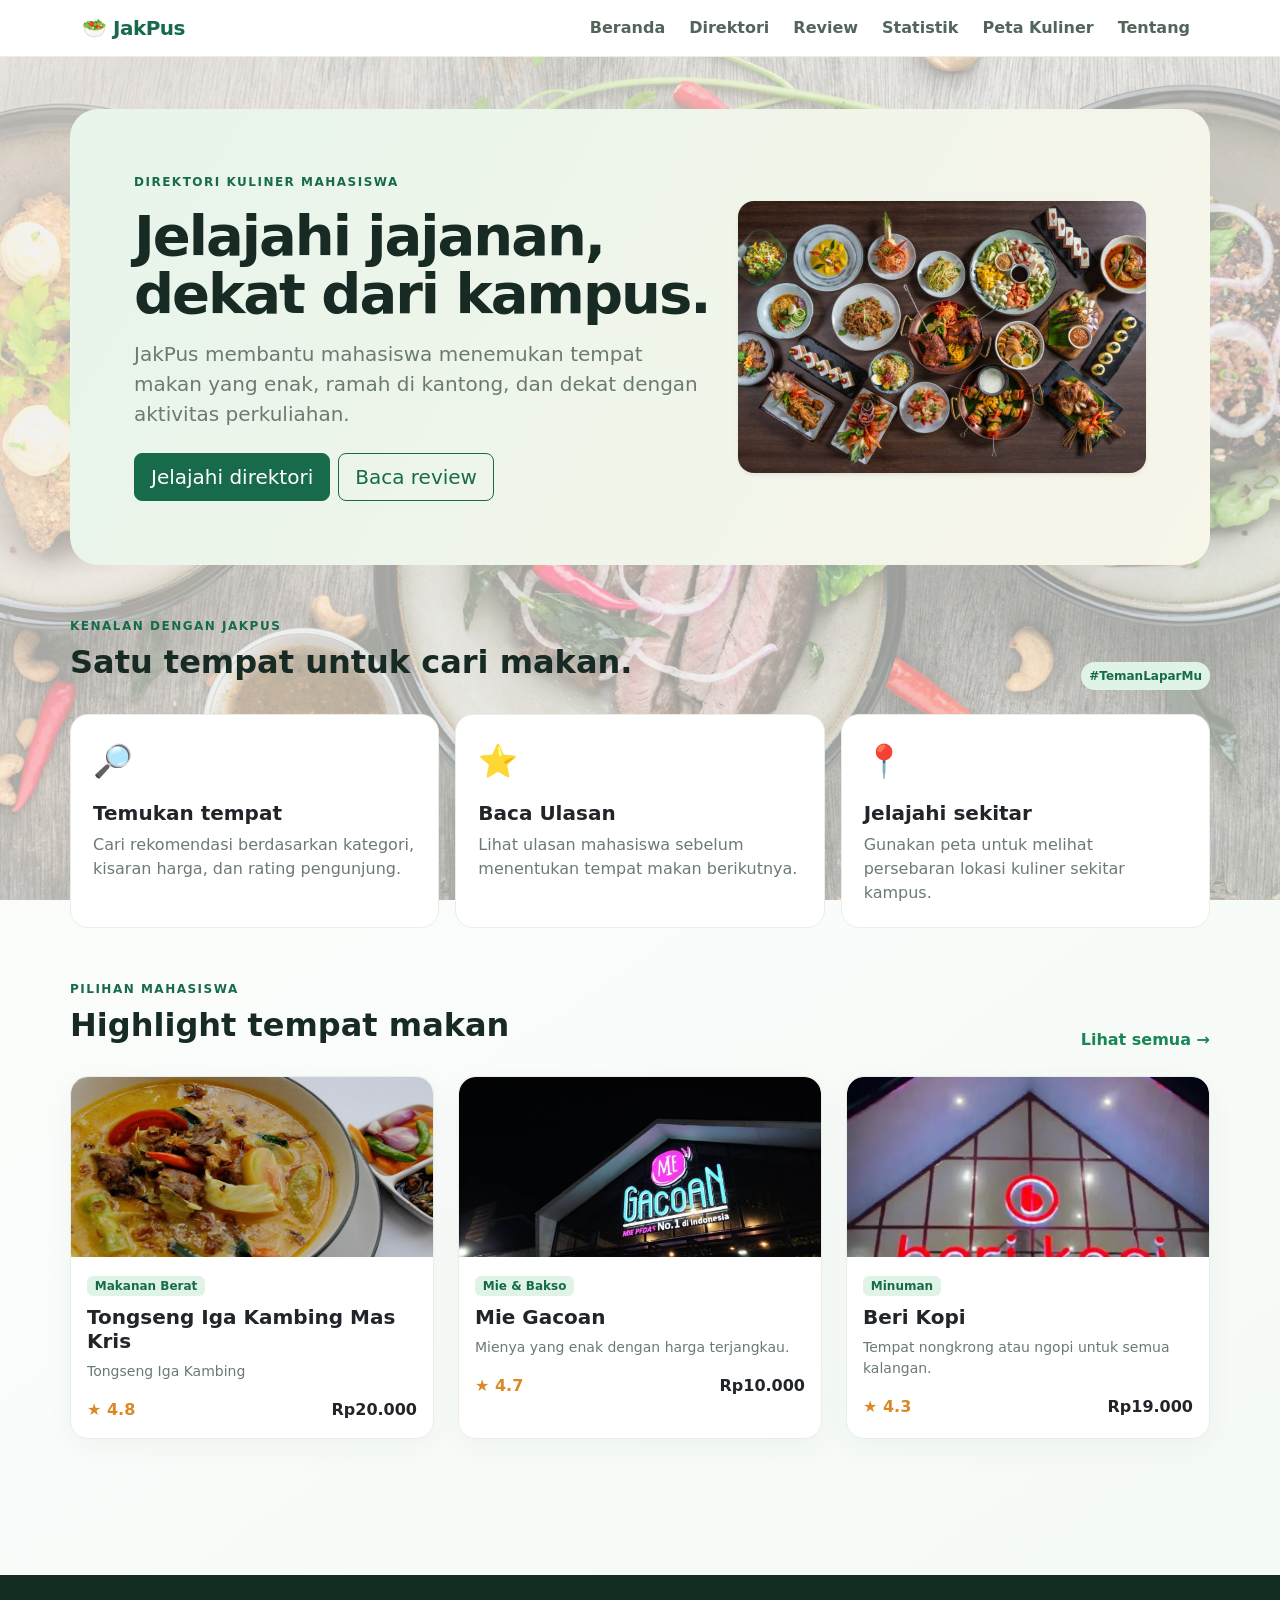
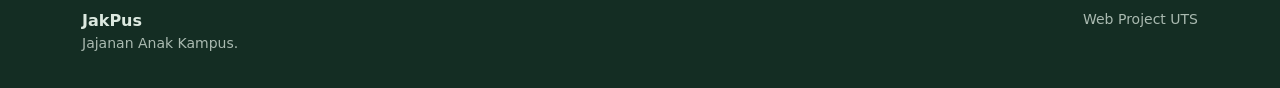
<file: beranda.html>
<!doctype html>
<html lang="id">

<head>
    <meta charset="utf-8">
    <meta name="viewport" content="width=device-width, initial-scale=1">
    <title>Beranda</title>
    <link href="bootstrap/css/bootstrap.min.css" rel="stylesheet">
    <link href="bootstrap/js/bootstrap.bundle.min.js" rel="stylesheet">
    
    <style>
        :root {
            --ink: #172b24;
            --muted: #6b7b72;
            --green: #176b4b;
            --lime: #dff3e7;
            --cream: #fbfaf6;
            --orange: #f29b50
        }

        body {
            background:
                linear-gradient(145deg, rgba(251, 250, 246, .72) 0%, rgba(247, 251, 248, .62) 48%, rgba(238, 247, 240, .68) 100%),
                url("backround.jpg") center / cover fixed;
            color: var(--ink);
            font-family: Inter, system-ui, -apple-system, Segoe UI, sans-serif
        }

        .navbar {
            background: #fff;
            border-bottom: 1px solid #e8eee9
        }

        .navbar-brand {
            font-weight: 800;
            color: var(--green);
            letter-spacing: -.5px
        }

        .nav-link {
            font-weight: 600;
            color: #53645b;
        }

        .nav-link.active,
        .nav-link:hover {
            color: var(--green);
        }

        .hero {
            background: linear-gradient(120deg, #e7f5eb, #f8f5e9);
            border-radius: 28px;
            padding: clamp(28px, 5vw, 64px);
            overflow: hidden
        }

        .eyebrow {
            color: var(--green);
            font-weight: 800;
            text-transform: uppercase;
            letter-spacing: 1.5px;
            font-size: .75rem
        }

        .display-title {
            font-weight: 850;
            letter-spacing: -2px;
            line-height: 1.04
        }

        .btn-success {
            background: var(--green);
            border-color: var(--green)
        }

        .btn-success:hover {
            background: #10553a
        }

        .btn-outline-success {
            border-color: var(--green);
            color: var(--green)
        }

        .card {
            border: 1px solid #e9eee9;
            border-radius: 18px;
            box-shadow: 0 8px 28px rgba(27, 60, 42, .045)
        }

        .food-img {
            height: 180px;
            object-fit: cover;
            border-radius: 16px 16px 0 0
        }

        .rating {
            color: #d98a26;
            font-weight: 800
        }

        .muted {
            color: var(--muted)
        }

        .stat-card {
            background: #fff;
            border-radius: 18px;
            padding: 22px;
            border: 1px solid #e9eee9
        }

        .stat-number {
            font-size: 2rem;
            font-weight: 850;
            color: var(--green)
        }

        .section-space {
            padding: 52px 0
        }

        .footer {
            background: #142d23;
            color: #dce9e0;
            padding: 34px 0;
            margin-top: 60px
        }

        .form-control,
        .form-select {
            border-radius: 12px;
            padding: .7rem .9rem
        }

        .badge-soft {
            background: var(--lime);
            color: var(--green)
        }

        #campusMap {
            height: 390px;
            border-radius: 18px;
            z-index: 1
        }

        .table thead th {
            background: #eff7f1;
            color: #345342
        }

        .review-avatar {
            width: 42px;
            height: 42px;
            border-radius: 50%;
            background: #dff3e7;
            color: var(--green);
            display: grid;
            place-items: center;
            font-weight: 800
        }

        @media(max-width:576px) {
            .display-title {
                letter-spacing: -1px
            }

            .section-space {
                padding: 34px 0
            }
        }
    </style>
</head>

<body>
    <nav class="navbar navbar-expand-lg sticky-top">
        <div class="container"><a class="navbar-brand" href="beranda.html">🥗 JakPus</a>
            <button class="navbar-toggler" type="button" data-bs-toggle="collapse" data-bs-target="#navMain"><span
                    class="navbar-toggler-icon"></span></button>
            <div class="collapse navbar-collapse" id="navMain">
                <ul class="navbar-nav ms-auto gap-lg-2">
                    <li class="nav-item"><a class="nav-link" href="beranda.html">Beranda</a></li>
                    <li class="nav-item"><a class="nav-link" href="direktori.html">Direktori</a></li>
                    <li class="nav-item"><a class="nav-link" href="review.html">Review</a></li>
                    <li class="nav-item"><a class="nav-link" href="statistik.html">Statistik</a></li>
                    <li class="nav-item"><a class="nav-link" href="peta.html">Peta Kuliner</a></li>
                    <li class="nav-item"><a class="nav-link" href="tentang.html">Tentang</a></li>
                </ul>
            </div>
        </div>
    </nav>

    <main class="container section-space">
        <section class="hero">
            <div class="row align-items-center g-4">
                <div class="col-lg-7">
                    <div class="eyebrow mb-3">Direktori kuliner mahasiswa</div>
                    <h1 class="display-title display-4 mb-3">Jelajahi jajanan,<br>dekat dari kampus.</h1>
                    <p class="lead muted mb-4">JakPus membantu mahasiswa menemukan tempat makan yang enak, ramah di
                        kantong, dan dekat dengan aktivitas perkuliahan.</p>
                    <a class="btn btn-success btn-lg me-2" href="direktori.html">Jelajahi direktori</a><a
                        class="btn btn-outline-success btn-lg" href="review.html">Baca review</a>
                </div>
                <div class="col-lg-5"><img class="img-fluid rounded-4 shadow-sm" src="beranda.jpg"
                        alt="Hidangan makanan di meja"></div>
            </div>
        </section>
        <section class="section-space">
            <div class="d-flex justify-content-between align-items-end mb-4">
                <div>
                    <div class="eyebrow">Kenalan dengan JakPus</div>
                    <h2 class="fw-bold mt-2">Satu tempat untuk cari makan.</h2>
                </div><span class="badge badge-soft rounded-pill p-2">#TemanLaparMu</span>
            </div>
            <div class="row g-3">
                <div class="col-md-4">
                    <a href="direktori.html" class="text-decoration-none text-dark">
                        <div class="stat-card h-100">
                            <div class="fs-2">🔎</div>
                            <h5 class="fw-bold mt-3">Temukan tempat</h5>
                            <p class="muted mb-0">Cari rekomendasi berdasarkan kategori, kisaran harga, dan rating
                                pengunjung.</p>
                        </div>
                    </a>
                </div>
                <div class="col-md-4">
                    <a href="review.html" class="text-decoration-none text-dark">
                        <div class="stat-card h-100">
                            <div class="fs-2">⭐</div>
                            <h5 class="fw-bold mt-3">Baca Ulasan</h5>
                            <p class="muted mb-0">Lihat ulasan mahasiswa sebelum menentukan tempat makan berikutnya.</p>
                        </div>
                    </a>
                </div>

                <div class="col-md-4">
                    <a href="peta.html" class="text-decoration-none text-dark">
                        <div class="stat-card h-100">
                            <div class="fs-2">📍</div>
                            <h5 class="fw-bold mt-3">Jelajahi sekitar</h5>
                            <p class="muted mb-0">Gunakan peta untuk melihat persebaran lokasi kuliner sekitar kampus.
                            </p>
                        </div>
                    </a>
                </div>
            </div>
        </section>
        <section class="pb-4">
            <div class="d-flex justify-content-between align-items-end mb-4">
                <div>
                    <div class="eyebrow">Pilihan mahasiswa</div>
                    <h2 class="fw-bold mt-2">Highlight tempat makan</h2>
                </div><a href="direktori.html" class="link-success fw-semibold text-decoration-none">Lihat semua →</a>
            </div>
            <div class="row g-4" id="highlight"></div>
        </section>
    </main>
    <footer class="footer">
        <div class="container d-flex flex-column flex-md-row justify-content-between gap-2">
            <div><strong>JakPus</strong>
                <div class="small opacity-75">Jajanan Anak Kampus.</div>
            </div>
            <div class="small opacity-75">Web Project UTS</div>
        </div>
    </footer>

    <script src="bootstrap/js/bootstrap.bundle.min.js"></script>
    <script src="bootstrap/js/highcharts.js"></script>

    <script>
        const foods = [
            { name: 'Tongseng Iga Kambing Mas Kris', cat: 'Makanan Berat', price: 20000, rating: 4.8, img: 'tongsengigakambing.jpg', desc: 'Tongseng Iga Kambing' },
            { name: 'Mie Gacoan', cat: 'Mie & Bakso', price: 10000, rating: 4.7, img: 'gacoan.jpg', desc: 'Mienya yang enak dengan harga terjangkau.' },
            { name: 'Beri Kopi', cat: 'Minuman', price: 19000, rating: 4.3, img: 'berikopi.png', desc: 'Tempat nongkrong atau ngopi untuk semua kalangan.' }
        ];
        document.getElementById('highlight').innerHTML = foods.map(f => `
    <div class="col-md-4">
        <div class="card h-100 overflow-hidden">
            <img class="food-img" src="${f.img}" alt="${f.name}">
            <div class="card-body">
                <span class="badge badge-soft">${f.cat}</span>
                <h5 class="fw-bold mt-2">${f.name}</h5>
                <p class="muted small">${f.desc}</p>
                <div class="d-flex justify-content-between">
                    <span class="rating">★ ${f.rating}</span>
                    <strong>Rp${f.price.toLocaleString('id-ID')}</strong>
                </div>
            </div>
        </div>
    </div>
`).join('');
    </script>
</body>

</html>
</file>
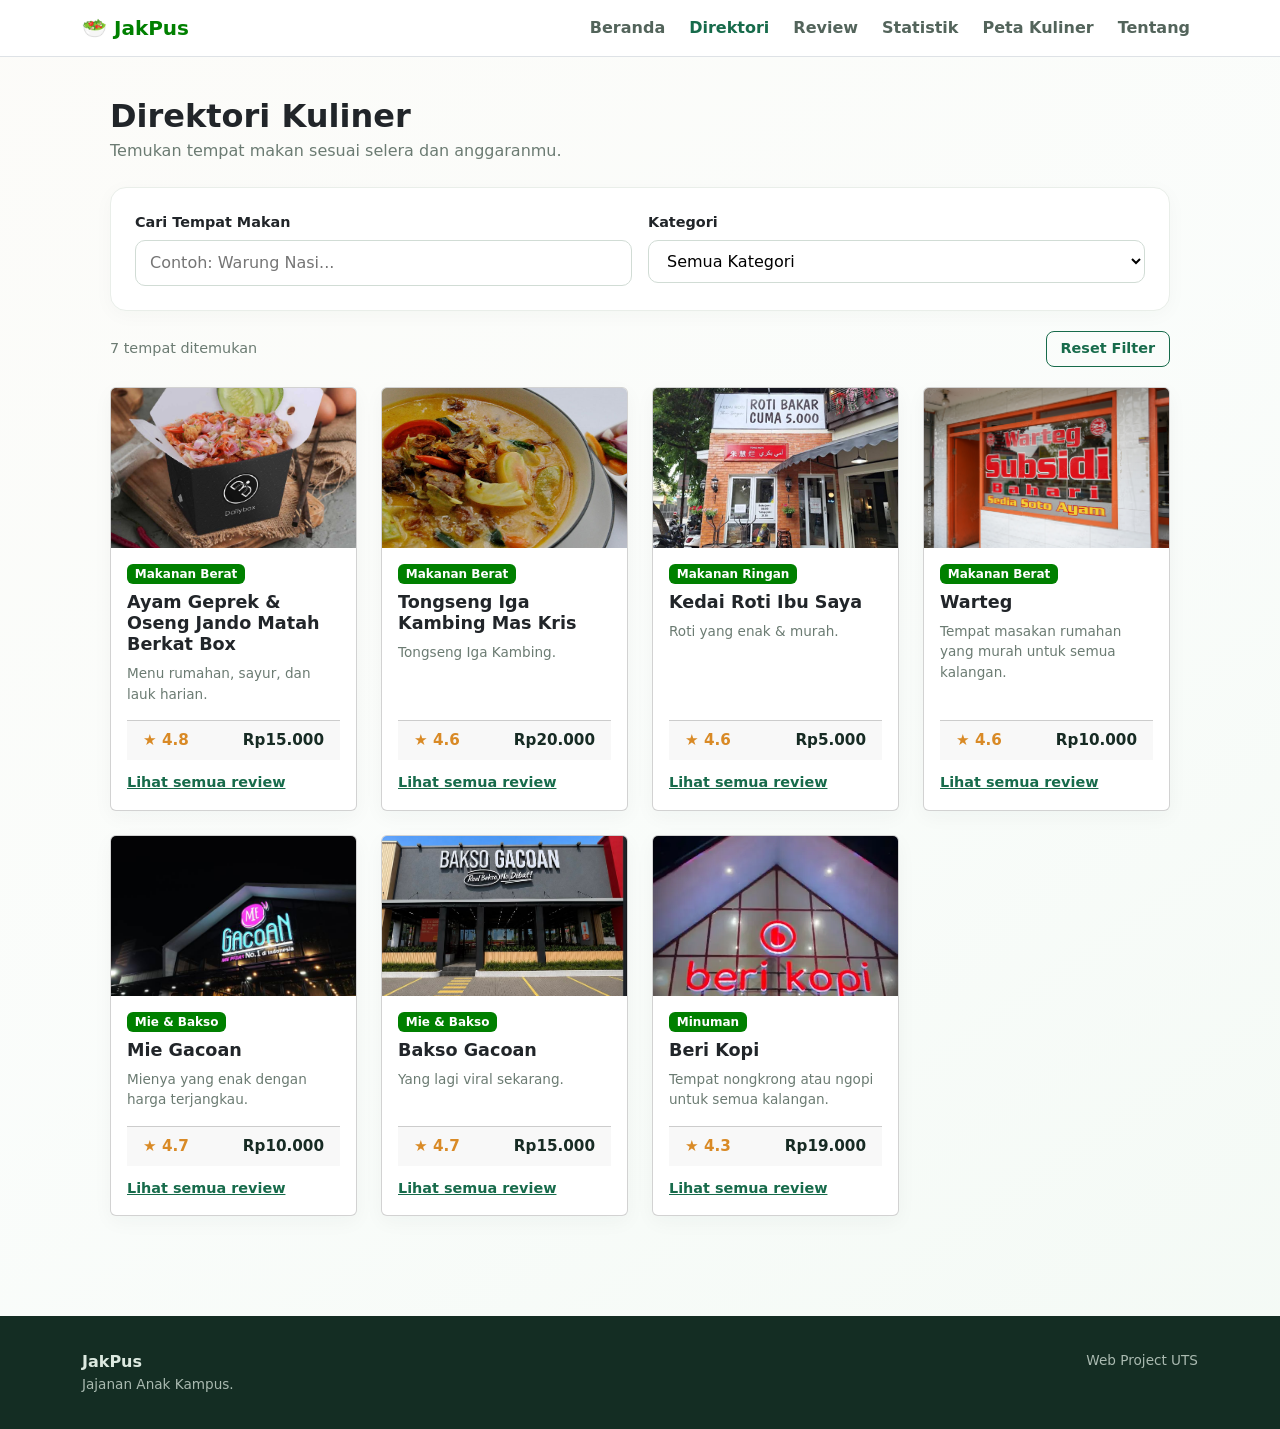
<file: direktori.html>
<!doctype html>
<html lang="id">

<head>
    <meta charset="utf-8">
    <meta name="viewport" content="width=device-width, initial-scale=1">
    <title>Direktori</title>
    <link rel="stylesheet" href="direktori.css">
    <link href="bootstrap/css/bootstrap.min.css" rel="stylesheet">
    <link href="bootstrap/js/bootstrap.bundle.min.js" rel="stylesheet">
        
</head>

<body>
    <nav class="navbar navbar-expand-lg sticky-top bg-white border-bottom">
        <div class="container">
            <a class="navbar-brand fw-bold" href="beranda.html" style="color: green; text-decoration: none;"><b>🥗 JakPus</b></a>
            <button class="navbar-toggler" type="button" data-bs-toggle="collapse" data-bs-target="#navMain">
                <span class="navbar-toggler-icon"></span>
            </button>
            <div class="collapse navbar-collapse" id="navMain">
                <ul class="navbar-nav ms-auto gap-lg-2">
                    <li class="nav-item"><a class="nav-link fw-semibold" href="beranda.html" style="color: #53645b;">Beranda</a></li>
                    <li class="nav-item"><a class="nav-link fw-semibold active" href="direktori.html" style="color: var(--green);">Direktori</a></li>
                    <li class="nav-item"><a class="nav-link fw-semibold" href="review.html" style="color: #53645b;">Review</a></li>
                    <li class="nav-item"><a class="nav-link fw-semibold" href="statistik.html" style="color: #53645b;">Statistik</a></li>
                    <li class="nav-item"><a class="nav-link fw-semibold" href="peta.html" style="color: #53645b;">Peta Kuliner</a></li>
                    <li class="nav-item"><a class="nav-link fw-semibold" href="tentang.html" style="color: #53645b;">Tentang</a></li>
                </ul>
            </div>
        </div>
    </nav>


    <main>
        <h1 class="page-title">Direktori Kuliner</h1>
        <p class="page-desc">Temukan tempat makan sesuai selera dan anggaranmu.</p>

        <div class="filter-card">
            <div class="form-group">
                <label for="searchName">Cari Tempat Makan</label>
                <input type="text" id="searchName" placeholder="Contoh: Warung Nasi...">
            </div>
            <div class="form-group">
                <label for="category">Kategori</label>
                <select id="category">
                    <option value="">Semua Kategori</option>
                    <option value="Makanan Berat">Makanan Berat</option>
                    <option value="Makanan Ringan">Makanan Ringan</option>
                    <option value="Minuman">Minuman</option>
                    <option value="Mie & Bakso">Mie & Bakso</option>
                </select>
            </div>
        </div>

        <div class="result-bar">
            <span id="resultCount">Memuat data...</span>
            <button class="btn-reset" id="resetBtn">Reset Filter</button>
        </div>


        <div class="food-grid" id="foodGrid"></div>
    </main>


    <footer class="footer">
    <div class="container d-flex flex-column flex-md-row justify-content-between gap-2">
           <div><strong>JakPus</strong>
                <div class="small opacity-75">Jajanan Anak Kampus.</div>
            </div>
            <div class="small opacity-75">Web Project UTS</div>
        </div>
    </footer>
    <script src="bootstrap/js/bootstrap.bundle.min.js"></script>
    <script src="bootstrap/js/highcharts.js"></script>
    <script>
        const dataMakanan = [
            { nama: 'Ayam Geprek & Oseng Jando Matah Berkat Box', kategori: 'Makanan Berat', harga: 15000, rating: 4.8, img: 'ayamgeprek.jpg', desc: 'Menu rumahan, sayur, dan lauk harian.' },
            { nama: 'Tongseng Iga Kambing Mas Kris', kategori: 'Makanan Berat', harga: 20000, rating: 4.6, img: 'tongsengigakambing.jpg', desc: 'Tongseng Iga Kambing.' },
            { nama: 'Kedai Roti Ibu Saya', kategori: 'Makanan Ringan', harga: 5000, rating: 4.6, img: 'kedairoti.png', desc: 'Roti yang enak & murah.' },
            { nama: 'Warteg', kategori: 'Makanan Berat', harga: 10000, rating: 4.6, img: 'wartag.jpg', desc: 'Tempat masakan rumahan yang murah untuk semua kalangan.' },
            { nama: 'Mie Gacoan', kategori: 'Mie & Bakso', harga: 10000, rating: 4.7, img: 'gacoan.jpg', desc: 'Mienya yang enak dengan harga terjangkau.' },
            { nama: 'Bakso Gacoan', kategori: 'Mie & Bakso', harga: 15000, rating: 4.7, img: 'baksogacoan.jpg', desc: 'Yang lagi viral sekarang.' },
            { nama: 'Beri Kopi', kategori: 'Minuman', harga: 19000, rating: 4.3, img: 'berikopi.png', desc: 'Tempat nongkrong atau ngopi untuk semua kalangan.' }
        ];

        function tampilkanData(data) {
            const grid = document.getElementById('foodGrid');
            const infoJumlah = document.getElementById('resultCount');

            infoJumlah.innerText = data.length + ' tempat ditemukan';

            if (data.length === 0) {
                grid.innerHTML = '<div class="empty-state">Tidak ada tempat kuliner yang cocok.</div>';
                return;
            }

            let htmlCards = '';
            for (let i = 0; i < data.length; i++) {
                let item = data[i];
                htmlCards += `
                    <div class="card">
                        <img class="food-img" src="${item.img}" alt="${item.nama}">
                        <div class="card-body">
                            <span class="badge">${item.kategori}</span>
                            <h3 class="card-title">${item.nama}</h3>
                            <p class="card-desc">${item.desc}</p>
                            
                            <div class="card-footer">
                                <span class="rating">★ ${item.rating}</span>
                                <span class="price">Rp${item.harga.toLocaleString('id-ID')}</span>
                            </div>

                            <a href="review.html" class="link-review">Lihat semua review</a>
                        </div>
                    </div>
                `;
            }

            grid.innerHTML = htmlCards;
        }

        function prosesFilter() {
            let keyword = document.getElementById('searchName').value.toLowerCase();
            let kategoriPilihan = document.getElementById('category').value;
            let hasilFilter = [];

            for (let i = 0; i < dataMakanan.length; i++) {
                let item = dataMakanan[i];
                let cocokNama = item.nama.toLowerCase().includes(keyword);
                let cocokKategori = (kategoriPilihan === "") || (item.kategori === kategoriPilihan);

                if (cocokNama && cocokKategori) {
                    hasilFilter.push(item);
                }
            }
            tampilkanData(hasilFilter);
        }

        document.getElementById('searchName').addEventListener('input', prosesFilter);
        document.getElementById('category').addEventListener('change', prosesFilter);

        document.getElementById('resetBtn').addEventListener('click', function() {
            document.getElementById('searchName').value = '';
            document.getElementById('category').value = '';
            tampilkanData(dataMakanan);
        });

        tampilkanData(dataMakanan);
    </script>
</body>

</html>
</file>
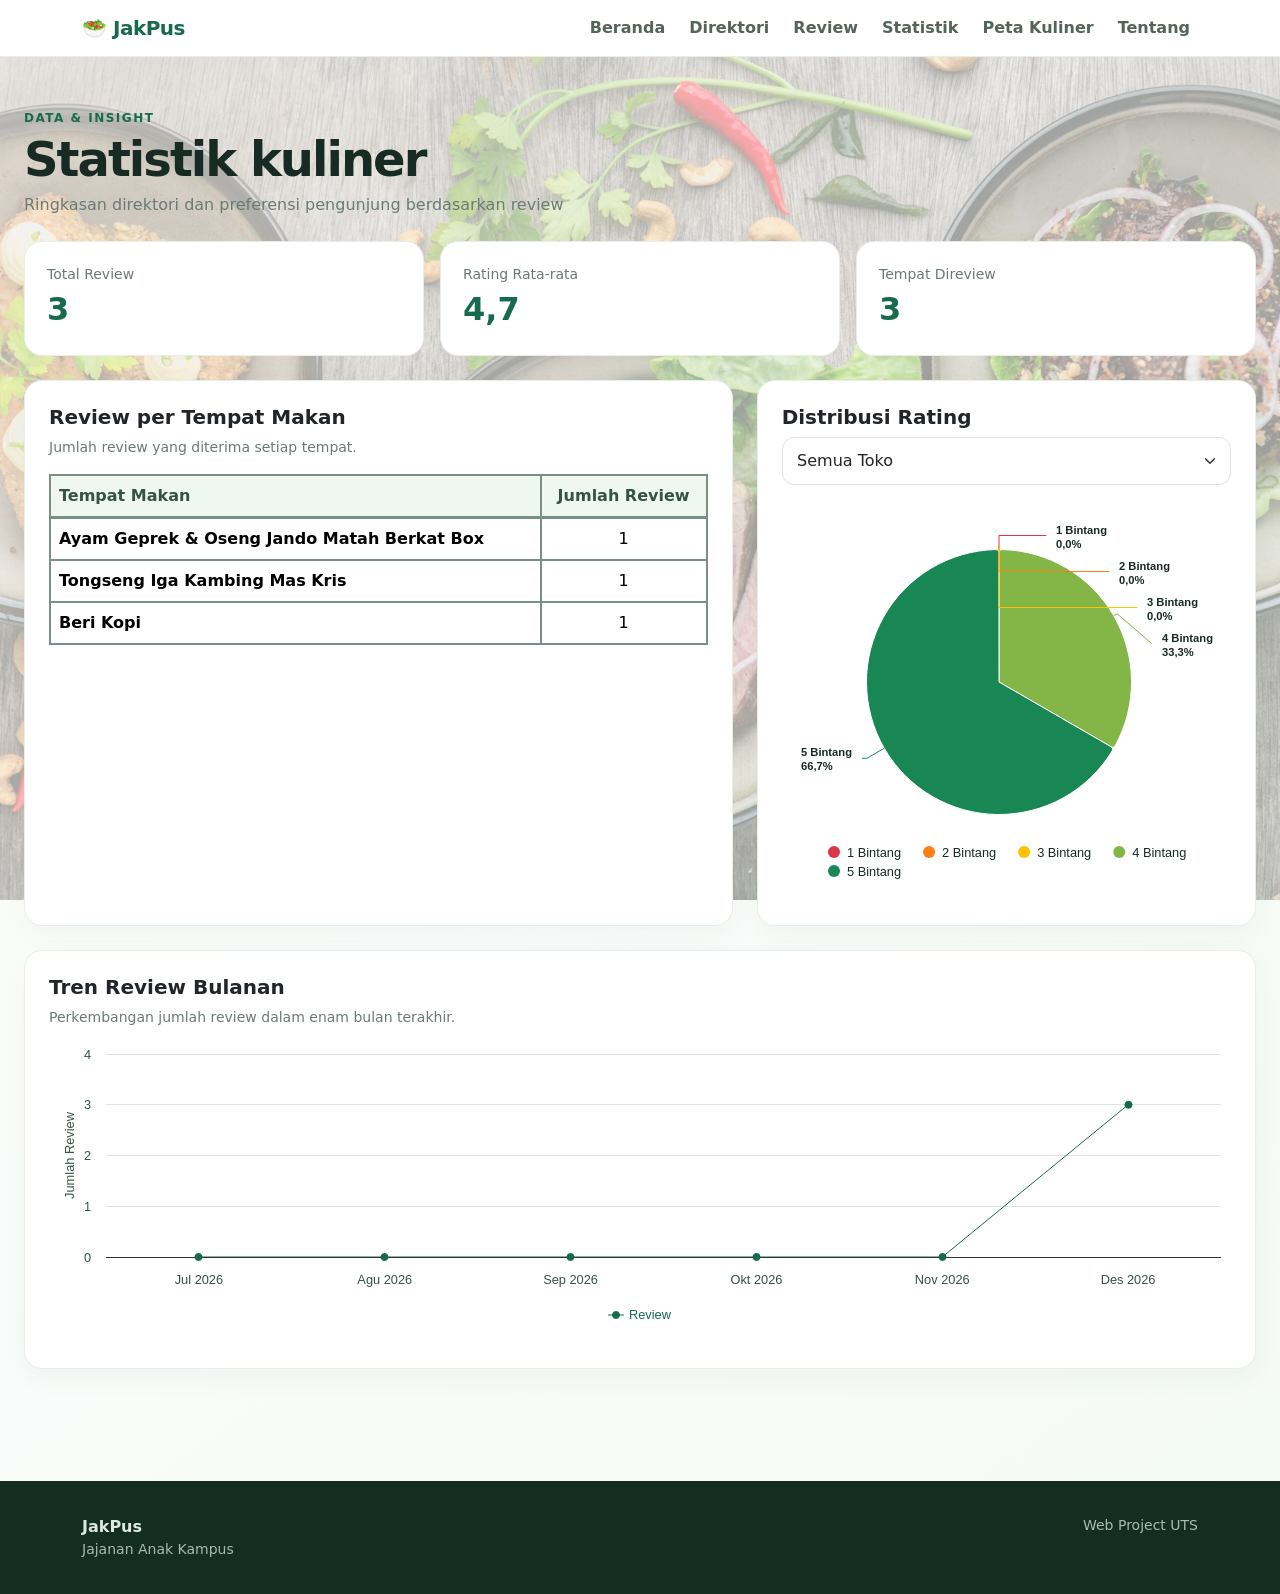
<file: statistik.html>
<!doctype html>
<html lang="id">

<head>
    <meta charset="utf-8">
    <meta name="viewport" content="width=device-width, initial-scale=1">
    <title>Statistik | RasaKampus</title>
    <link href="bootstrap/css/bootstrap.min.css" rel="stylesheet">
    <style>
        :root {
            --ink: #172b24;
            --muted: #6b7b72;
            --green: #176b4b;
            --lime: #dff3e7;
            --cream: #fbfaf6;
            --orange: #f29b50
        }
        body {
            background:
                linear-gradient(145deg, rgba(251, 250, 246, .72) 0%, rgba(247, 251, 248, .62) 48%, rgba(238, 247, 240, .68) 100%),
                url("backround.jpg") center / cover fixed;
            color: var(--ink);
            font-family: Inter, system-ui, -apple-system, Segoe UI, sans-serif
        }

        .navbar {
            background: #fff !important;
            border-bottom: 1px solid #e8eee9
        }

        .navbar-brand {
            font-weight: 800;
            color: var(--green) !important;
            letter-spacing: -.5px
        }

        .nav-link {
            font-weight: 600;
            color: #53645b !important
        }

        .nav-link.active,
        .nav-link:hover {
            color: var(--green) !important
        }

        .hero {
            background: linear-gradient(120deg, #e7f5eb, #f8f5e9);
            border-radius: 28px;
            padding: clamp(28px, 5vw, 64px);
            overflow: hidden
        }

        .eyebrow {
            color: var(--green);
            font-weight: 800;
            text-transform: uppercase;
            letter-spacing: 1.5px;
            font-size: .75rem
        }

        .display-title {
            font-weight: 850;
            letter-spacing: -2px;
            line-height: 1.04
        }

        .btn-success {
            background: var(--green);
            border-color: var(--green)
        }

        .btn-success:hover {
            background: #10553a
        }

        .btn-outline-success {
            border-color: var(--green);
            color: var(--green)
        }

        .card {
            border: 1px solid #e9eee9;
            border-radius: 18px;
            box-shadow: 0 8px 28px rgba(27, 60, 42, .045)
        }

        .food-img {
            height: 180px;
            object-fit: cover;
            border-radius: 16px 16px 0 0
        }

        .rating {
            color: #d98a26;
            font-weight: 800
        }

        .muted {
            color: var(--muted)
        }

        .stat-card {
            background: #fff;
            border-radius: 18px;
            padding: 22px;
            border: 1px solid #e9eee9
        }

        .stat-number {
            font-size: 2rem;
            font-weight: 850;
            color: var(--green)
        }

        .section-space {
            padding: 52px 0
        }

        .footer {
            background: #142d23;
            color: #dce9e0;
            padding: 34px 0;
            margin-top: 60px
        }

        .form-control,
        .form-select {
            border-radius: 12px;
            padding: .7rem .9rem
        }

        .badge-soft {
            background: var(--lime);
            color: var(--green)
        }

        #campusMap {
            height: 390px;
            border-radius: 18px;
            z-index: 1
        }

        .table thead th {
            background: #eff7f1;
            color: #345342
        }

        #reviewsPerPlaceTable > tr > * {
            background-color: #fff;
        }

        #ratingChart,
        #trendChart {
            background-color: #fff;
            color-scheme: light;
        }

        .reviews-per-place-table {
            border: 2px solid #789184;
        }

        .reviews-per-place-table > :not(caption) > * > * {
            border: 2px solid #789184;
        }

        .reviews-per-place-table thead th {
            border-bottom-width: 3px;
        }

        .review-avatar {
            width: 42px;
            height: 42px;
            border-radius: 50%;
            background: #dff3e7;
            color: var(--green);
            display: grid;
            place-items: center;
            font-weight: 800
        }

        @media(max-width:576px) {
            .display-title {
                letter-spacing: -1px
            }

            .section-space {
                padding: 34px 0
            }
        }
    </style>
</head>

<body>
    <nav class="navbar navbar-expand-lg sticky-top">
        <div class="container">
            <a class="navbar-brand" href="beranda.html">🥗 JakPus</a>
            <button class="navbar-toggler" type="button" data-bs-toggle="collapse" data-bs-target="#navMain">
                <span class="navbar-toggler-icon"></span></button>
            <div class="collapse navbar-collapse" id="navMain">
                <ul class="navbar-nav ms-auto gap-lg-2">
                    <li class="nav-item"><a class="nav-link" href="beranda.html">Beranda</a></li>
                    <li class="nav-item"><a class="nav-link" href="direktori.html">Direktori</a></li>
                    <li class="nav-item"><a class="nav-link" href="review.html">Review</a></li>
                    <li class="nav-item"><a class="nav-link" href="statistik.html">Statistik</a></li>
                    <li class="nav-item"><a class="nav-link" href="peta.html">Peta Kuliner</a></li>
                    <li class="nav-item"><a class="nav-link" href="tentang.html">Tentang</a></li>
                </ul>
            </div>
        </div>
    </nav>

    <main class="container-fluid section-space px-4">
        <div class="eyebrow">Data & insight</div>
        <h1 class="display-title display-5 mt-2">Statistik kuliner</h1>
        <p class="muted mb-4">Ringkasan direktori dan preferensi pengunjung berdasarkan review </p>
        
        <!-- STATISTIK UTAMA -->
        <div class="row g-3 mb-4">
            <div class="col-12 col-lg-4">
                <div class="stat-card">
                    <div class="muted small">Total Review</div>
                    <div class="stat-number" id="totalReviews">0</div>
                </div>
            </div>
            <div class="col-12 col-lg-4">
                <div class="stat-card">
                    <div class="muted small">Rating Rata-rata</div>
                    <div class="stat-number" id="averageRating">0,0</div>
                </div>
            </div>
            <div class="col-12 col-lg-4">
                <div class="stat-card">
                    <div class="muted small">Tempat Direview</div>
                    <div class="stat-number" id="reviewedPlaces">0</div>
                </div>
            </div>
        </div>

        <div class="row g-4">
            <div class="col-lg-7">
                <div class="card p-3 p-md-4 h-100">
                    <h5 class="fw-bold">Review per Tempat Makan</h5>
                    <p class="muted small">Jumlah review yang diterima setiap tempat.</p>
                    <div class="table-responsive">
                        <table class="table table-bordered reviews-per-place-table align-middle mb-0">
                            <thead>
                                <tr>
                                    <th scope="col">Tempat Makan</th>
                                    <th scope="col" class="text-center">Jumlah Review</th>
                                </tr>
                            </thead>
                            <tbody id="reviewsPerPlaceTable"></tbody>
                        </table>
                    </div>
                </div>
            </div>

            <div class="col-lg-5">
                <div class="card p-3 p-md-4 h-100">
                    <h5 class="fw-bold">Distribusi Rating</h5>
                    <select id="filterTokoRating" class="form-select mb-3">
                        <option value="semua">Semua Toko</option>
                     </select>
                    <div id="ratingChart" class="chart-container"></div>
                </div>
            </div>

            <div class="col-12">
                <div class="card p-3 p-md-4">
                    <h5 class="fw-bold">Tren Review Bulanan</h5>
                    <p class="muted small">Perkembangan jumlah review dalam enam bulan terakhir.</p>
                    <div id="trendChart" style="height:300px"></div>
                </div>
            </div>
        </div>
    </main>

    <footer class="footer">
        <div class="container d-flex flex-column flex-md-row justify-content-between gap-2">
            <div><strong>JakPus</strong>
                <div class="small opacity-75">Jajanan Anak Kampus</div>
            </div>
            <div class="small opacity-75">Web Project UTS</div>
        </div>
    </footer>

    <script src="bootstrap/js/bootstrap.bundle.min.js"></script>
    <script src="bootstrap/js/highcharts.js"></script>
      
    <script>
    const storageKey = "JakPus-reviews";
    const now = new Date();
    const seedReviews = [
        {place: "Ayam Geprek & Oseng Jando Matah Berkat Box", author: "Nadia", stars: 5, comment: "Rasanya seperti masakan rumah, porsinya banyak dan harganya bersahabat.", date: "2 hari lalu", createdAt: new Date(now.getFullYear(), now.getMonth(), now.getDate() - 2).toISOString()},
        {place: "Tongseng Iga Kambing Mas Kris", author: "Rafi", stars: 4, comment: "Tongsengnya hangat, gurih, dan cocok untuk makan cepat sebelum kelas.", date: "Kemarin", createdAt: new Date(now.getFullYear(), now.getMonth(), now.getDate() - 1).toISOString()},
        {place: "Beri Kopi", author: "Dina", stars: 5, comment: "Tempatnya nyaman untuk diskusi kelompok. Minumannya juga variatif.", date: "Hari ini", createdAt: now.toISOString()}
    ];

    function loadReviews() {
        try {
            const saved = JSON.parse(localStorage.getItem(storageKey));
            return Array.isArray(saved) ? saved : seedReviews;
        } catch {
            return seedReviews;
        }
    }

    Highcharts.setOptions({
        colors: ["#176b4b", "#65a982", "#f29b50", "#9bc9ac", "#d7b56d"],
        credits: {enabled: false}
    });

    // VARIABEL
    let reviews = loadReviews();
    const filterTokoRating = document.getElementById("filterTokoRating");
    // Mengambil tanggal dari Firestore
    function getReviewDate(review) {
        const value = review.createdAt;
        if (value?.toDate) {
            return value.toDate();
        }
        if (value instanceof Date) {
            return value;
        }
        if (typeof value === "string" || typeof value === "number") {
            const date = new Date(value);
            return Number.isNaN(date.getTime()) ? null : date;
        }
        return null;
    }
    // MEMBUAT GRAFIK
    const reviewsPerPlaceTable = document.getElementById("reviewsPerPlaceTable");
    // GRAFIK DISTRIBUSI RATING BERBENTUK LINGKARAN
    const ratingChart = Highcharts.chart("ratingChart", {

        chart: {
            type: "pie",
            backgroundColor: "#ffffff",
            plotBackgroundColor: "#ffffff",
            style: {
                color: "#172b24"
            }
        },

        title: {text: null},

        tooltip: {
            pointFormat:
                "Jumlah: <b>{point.y}</b><br>" +
                "Persentase: <b>{point.percentage:.1f}%</b>"
        },

        plotOptions: {
            pie: {
                allowPointSelect: true,
                cursor: "pointer",

                dataLabels: {
                    enabled: true,
                    format: "{point.name}<br>{point.percentage:.1f}%",
                    distance: 20,
                    style: {
                        color: "#172b24"
                    }
                },

                showInLegend: true
            }
        },

        legend: {
            itemStyle: {
                color: "#172b24"
            },
            itemHoverStyle: {
                color: "#172b24"
            }
        },

        series: [{
            name: "Distribusi Rating",
            colorByPoint: true,
            data: []
        }]

    });
    // Grafik tren bulanan
    const trendChart = Highcharts.chart("trendChart", {
        chart: {type: "line", backgroundColor: "#fff"},
        title: {text: null},
        xAxis: {
            categories: [],
            labels: {style: {color: "#345342"}}
        },
        yAxis: {
            min: 0,
            allowDecimals: false,
            gridLineColor: "#dce8df",
            gridLineWidth: 1,
            title: {text: "Jumlah Review", style: {color: "#345342"}},
            labels: {style: {color: "#345342"}}
        },
        legend: {itemStyle: {color: "#176b4b"}, itemHoverStyle: {color: "#176b4b"}},
        series: [{name: "Review", color: "#176b4b", lineWidth: 1, data: []}]
    });
    // UPDATE DROPDOWN TOKO
    function updateDropdownToko() {

        const tokoSebelumnya = filterTokoRating.value;

        const daftarToko = [
            ...new Set(
                reviews
                    .map(r => r.place)
                    .filter(toko => typeof toko === "string" && toko.trim())
            )
        ].sort();

        filterTokoRating.innerHTML =
            '<option value="semua">Semua Toko</option>';

        daftarToko.forEach(toko => {

            const option = document.createElement("option");

            option.value = toko;
            option.textContent = toko;

            filterTokoRating.appendChild(option);

        });

        if (daftarToko.includes(tokoSebelumnya)) {
            filterTokoRating.value = tokoSebelumnya;
        }

    }
    // UPDATE DISTRIBUSI RATING
    function updateRatingChart() {

        const toko = filterTokoRating.value;

        const data = toko === "semua"
            ? reviews
            : reviews.filter(r => r.place === toko);

        const jumlahRating = [0, 0, 0, 0, 0];

        data.forEach(review => {

            const bintang = Number(review.stars);

            if (
                Number.isInteger(bintang) &&
                bintang >= 1 &&
                bintang <= 5
            ) {
                jumlahRating[bintang - 1]++;
            }

        });

        const warnaRating = ["#dc3545", "#fd7e14", "#ffc107", "#84b547", "#198754"];
        const dataPie = jumlahRating.map((jumlah, index) => ({
            name: `${index + 1} Bintang`,
            y: jumlah,
            color: warnaRating[index]
        }));

        ratingChart.series[0].setData(dataPie);

    }
    // UPDATE SELURUH STATISTIK
    function updateStatistics() {

        // Total review
        document.getElementById("totalReviews").textContent =
            reviews.length;

        // Rating rata-rata
        const ratingValid = reviews
            .map(r => Number(r.stars))
            .filter(r =>
                Number.isInteger(r) && r >= 1 && r <= 5
            );

        const rataRata = ratingValid.length
            ? ratingValid.reduce((a, b) => a + b, 0) / ratingValid.length
            : 0;

        document.getElementById("averageRating").textContent =
            rataRata.toFixed(1).replace(".", ",");

        // Jumlah toko yang memiliki review
        const daftarToko = [
            ...new Set(
                reviews.map(r => r.place).filter(Boolean)
            )
        ];

        document.getElementById("reviewedPlaces").textContent =
            daftarToko.length;
        // Review per toko
        const jumlahPerToko = {};

        reviews.forEach(review => {

            const toko = review.place;

            if (toko) {
                jumlahPerToko[toko] =
                    (jumlahPerToko[toko] || 0) + 1;
            }

        });

        const tokoTerurut = Object.entries(jumlahPerToko)
            .sort((a, b) => b[1] - a[1]);

        reviewsPerPlaceTable.replaceChildren();
        tokoTerurut.forEach(([toko, jumlah]) => {
            const row = document.createElement("tr");
            const placeCell = document.createElement("th");
            const countCell = document.createElement("td");

            placeCell.scope = "row";
            placeCell.textContent = toko;
            countCell.className = "text-center";
            countCell.textContent = jumlah;
            row.append(placeCell, countCell);
            reviewsPerPlaceTable.append(row);
        });
        // Update distribusi rating
        updateRatingChart();
        // Tren review enam bulan terakhir
        const sekarang = new Date();
        const bulan = [];
        const jumlahBulanan = [];

        for (let i = 5; i >= 0; i--) {

            const tanggal = new Date(
                sekarang.getFullYear(),
                sekarang.getMonth() - i,
                1
            );

            bulan.push(
                tanggal.toLocaleDateString("id-ID", {
                    month: "short",
                    year: "numeric"
                })
            );

            jumlahBulanan.push(0);

            reviews.forEach(review => {

                const tanggalReview = getReviewDate(review);

                if (
                    tanggalReview &&
                    tanggalReview.getFullYear() === tanggal.getFullYear() &&
                    tanggalReview.getMonth() === tanggal.getMonth()
                ) {
                    jumlahBulanan[jumlahBulanan.length - 1]++;
                }

            });

        }

        trendChart.xAxis[0].setCategories(bulan);
        trendChart.series[0].setData(jumlahBulanan);

    }
    // EVENT FILTER TOKO
    filterTokoRating.addEventListener("change", () => {
        updateRatingChart();
    });
    function refreshReviewData() {
        reviews = loadReviews();
        updateDropdownToko();
        updateStatistics();
    }

    window.addEventListener("storage", event => {
        if (event.key === storageKey) refreshReviewData();
    });

    if (typeof BroadcastChannel !== "undefined") {
        const reviewChannel = new BroadcastChannel("JakPus-reviews");
        reviewChannel.addEventListener("message", event => {
            if (event.data?.type === "reviews-updated") refreshReviewData();
        });
    }

    refreshReviewData();
    </script>
    </body>
</html>
</file>
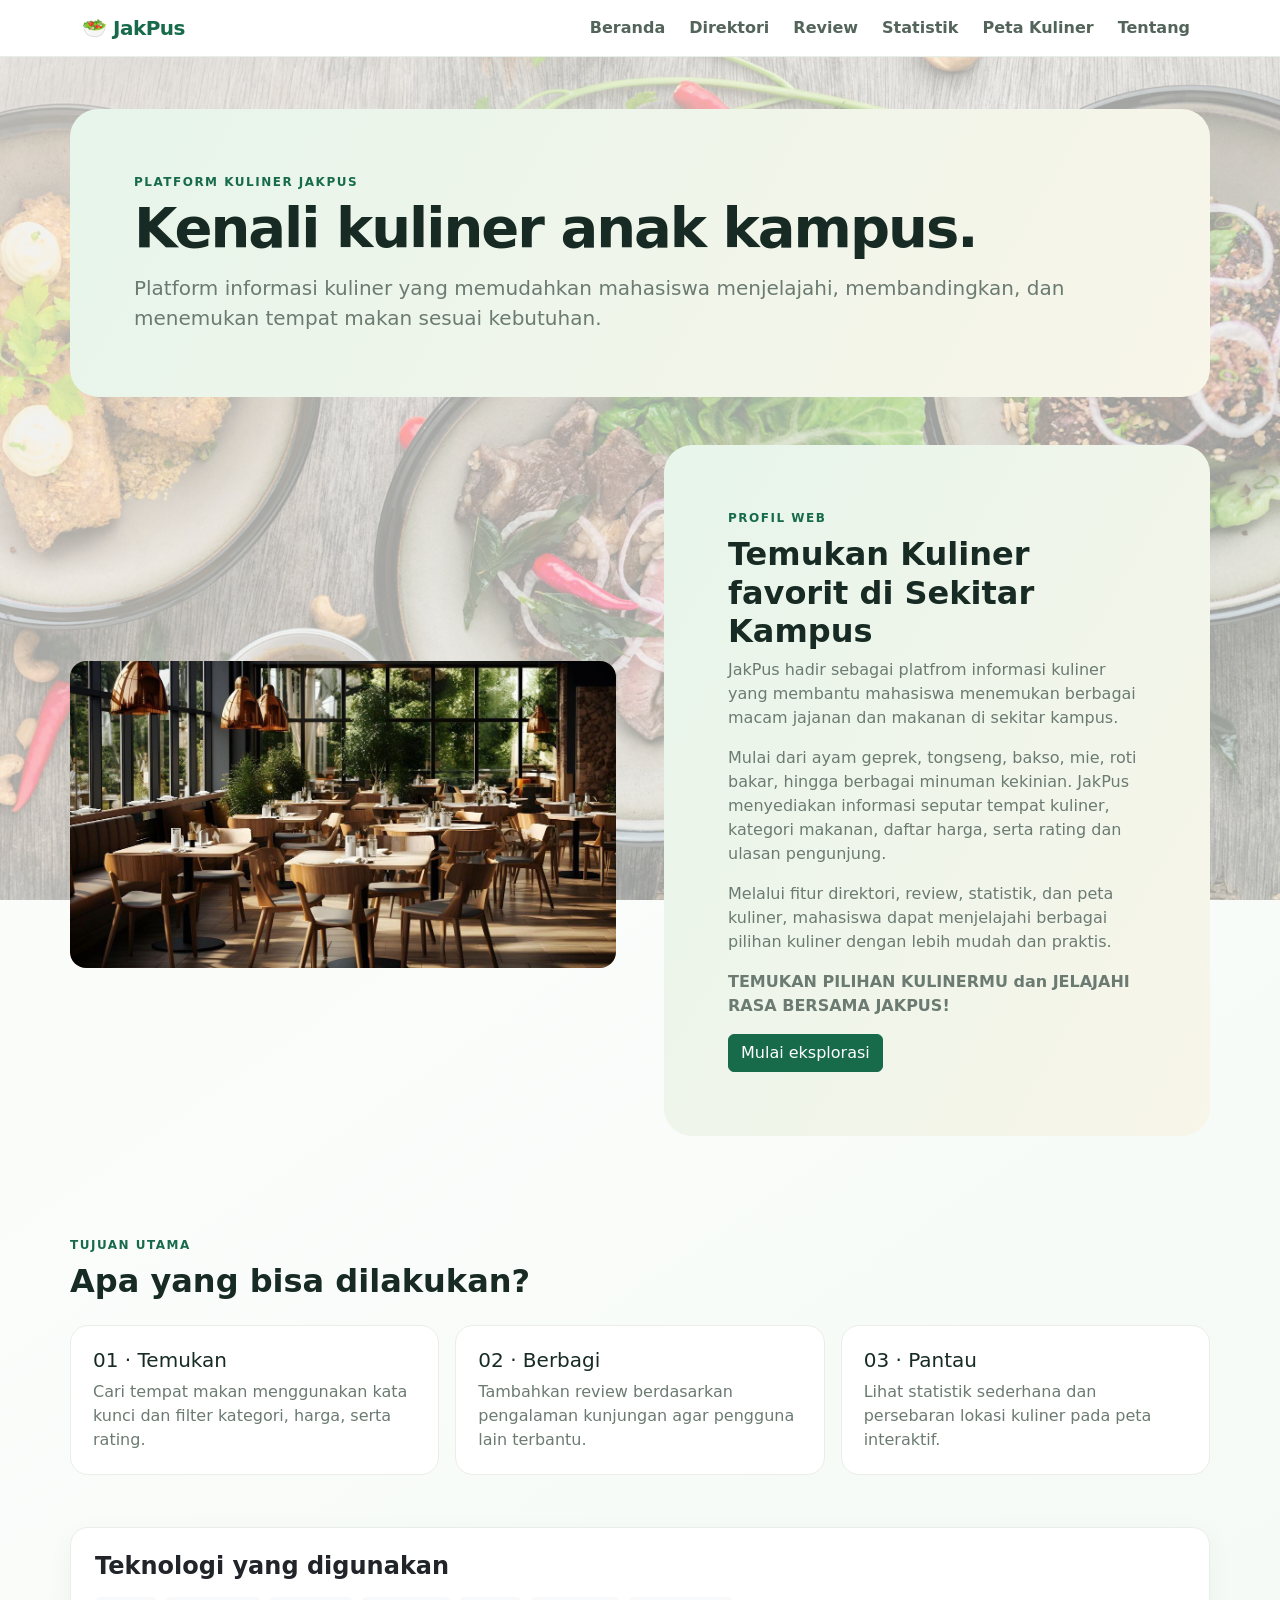
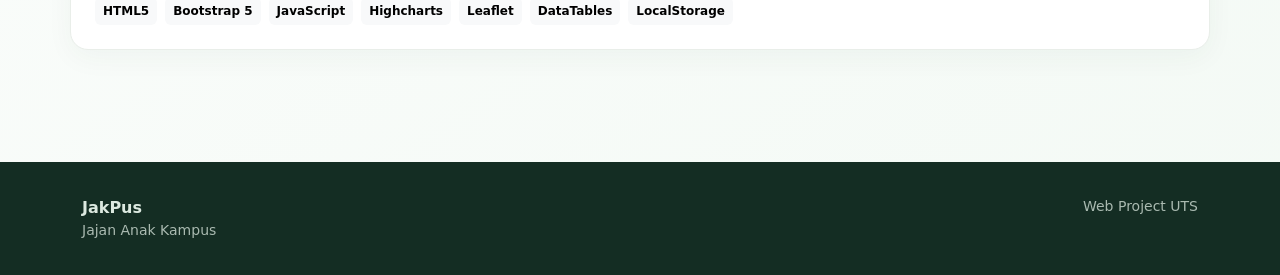
<file: tentang.html>
<!doctype html>
<html lang="id">

<head>
    <meta charset="utf-8">
    <meta name="viewport" content="width=device-width, initial-scale=1">
    <title>Tentang | RasaKampus</title>
    <link href="bootstrap/css/bootstrap.min.css" rel="stylesheet">
    <style>
        :root {
            --ink: #172b24;
            --muted: #6b7b72;
            --green: #176b4b;
            --lime: #dff3e7;
            --cream: #fbfaf6;
            --orange: #f29b50
        }

        body {
            background: linear-gradient(145deg, rgba(251, 250, 246, .72) 0%, rgba(247, 251, 248, .62) 48%, rgba(238, 247, 240, .68) 100%),
                url("backround.jpg") center / cover fixed;
            color: var(--ink);
            font-family: Inter, system-ui, -apple-system, Segoe UI, sans-serif
        }

        .navbar {
            background: #fff !important;
            border-bottom: 1px solid #e8eee9
        }

        .navbar-brand {
            font-weight: 800;
            color: var(--green) !important;
            letter-spacing: -.5px
        }

        .nav-link {
            font-weight: 600;
            color: #53645b !important
        }

        .nav-link.active,
        .nav-link:hover {
            color: var(--green) !important
        }

        .hero {
            background: linear-gradient(120deg, #e7f5eb, #f8f5e9);
            border-radius: 28px;
            padding: clamp(28px, 5vw, 64px);
            overflow: hidden
        }

        .eyebrow {
            color: var(--green);
            font-weight: 800;
            text-transform: uppercase;
            letter-spacing: 1.5px;
            font-size: .75rem
        }

        .display-title {
            font-weight: 900;
            letter-spacing: -2px;
            line-height: 1.04
        }

        .btn-success {
            background: var(--green);
            border-color: var(--green)
        }

        .btn-success:hover {
            background: #10553a
        }

        .btn-outline-success {
            border-color: var(--green);
            color: var(--green)
        }

        .card {
            border: 1px solid #e9eee9;
            border-radius: 18px;
            box-shadow: 0 8px 28px rgba(27, 60, 42, .045)
        }

        .food-img {
           width: 100%;
            height: 400px;
            object-fit: cover;
            object-position: center;
            border-radius: 16px;
        }

        .rating {
            color: #d98a26;
            font-weight: 800
        }

        .muted {
            color: var(--muted)
        }

        .stat-card {
            background: #fff;
            border-radius: 18px;
            padding: 22px;
            border: 1px solid #e9eee9
        }

        .stat-number {
            font-size: 2rem;
            font-weight: 850;
            color: var(--green)
        }

        .section-space {
            padding: 52px 0
        }

        .footer {
            background: #142d23;
            color: #dce9e0;
            padding: 34px 0;
            margin-top: 60px
        }

        .form-control,
        .form-select {
            border-radius: 12px;
            padding: .7rem .9rem
        }

        .badge-soft {
            background: var(--lime);
            color: var(--green)
        }

        #campusMap {
            height: 390px;
            border-radius: 18px;
            z-index: 1
        }

        .table thead th {
            background: #eff7f1;
            color: #345342
        }

        .review-avatar {
            width: 42px;
            height: 42px;
            border-radius: 50%;
            background: #dff3e7;
            color: var(--green);
            display: grid;
            place-items: center;
            font-weight: 800
        }

        @media(max-width:576px) {
            .display-title {
                letter-spacing: -1px
            }

            .section-space {
                padding: 34px 0
            }
        }
    </style>
</head>

<body>
    <nav class="navbar navbar-expand-lg sticky-top">
        <div class="container"><a class="navbar-brand" href="beranda.html">🥗 JakPus</a>
            <button class="navbar-toggler" type="button" data-bs-toggle="collapse" data-bs-target="#navMain"><span
                    class="navbar-toggler-icon"></span></button>
            <div class="collapse navbar-collapse" id="navMain">
                <ul class="navbar-nav ms-auto gap-lg-2">
                    <li class="nav-item"><a class="nav-link" href="beranda.html">Beranda</a></li>
                    <li class="nav-item"><a class="nav-link" href="direktori.html">Direktori</a></li>
                    <li class="nav-item"><a class="nav-link" href="review.html">Review</a></li>
                    <li class="nav-item"><a class="nav-link" href="statistik.html">Statistik</a></li>
                    <li class="nav-item"><a class="nav-link" href="peta.html">Peta Kuliner</a></li>
                    <li class="nav-item"><a class="nav-link" href="tentang.html">Tentang</a></li>
                </ul>
            </div>
        </div>
    </nav>

    <main class="container section-space">
        <section class="hero mb-5">
            <div class="eyebrow">platform kuliner JakPus</div>
            <h1 class="display-title display-4 mt-2">Kenali kuliner anak kampus.</h1>
            <p class="lead muted mt-3 mb-0">Platform informasi kuliner yang memudahkan mahasiswa menjelajahi,
            membandingkan, dan menemukan tempat makan sesuai kebutuhan.</p>
        </section>
        <div class="row g-5 align-items-center">
            <div class="col-lg-6"><img class="img-fluid rounded-4"
                    src="fto.jpg"Suasana tempat makan">
            </div>
            <div class="col-lg-6">
               <section class="hero mb-5">
                <div class="eyebrow">Profil web</div>
                <h2 class="fw-bold mt-2">Temukan Kuliner favorit di Sekitar Kampus </h2>
                <p class="muted">JakPus hadir sebagai platfrom informasi kuliner yang membantu mahasiswa
                   menemukan berbagai macam jajanan dan makanan di sekitar kampus.</p>
                <p class="muted"> Mulai dari ayam geprek, tongseng, bakso, mie, roti bakar, hingga berbagai minuman kekinian. 
                    JakPus menyediakan informasi seputar tempat kuliner, kategori makanan, 
                    daftar harga, serta rating dan ulasan pengunjung.
                <p class="muted"> Melalui fitur direktori, review, statistik, dan peta kuliner, 
                        mahasiswa dapat menjelajahi berbagai pilihan kuliner dengan lebih mudah dan praktis.
                <p class="muted"> <strong> TEMUKAN PILIHAN KULINERMU dan JELAJAHI RASA BERSAMA JAKPUS! </strong> </p><a href="direktori.html" class="btn btn-success">Mulai eksplorasi
                    </a>
            </div>
        </div>
        <section class="section-space">
            <div class="eyebrow">Tujuan utama</div>
            <h2 class="fw-bold mt-2 mb-4">Apa yang bisa dilakukan?</h2>
            <div class="row g-3">
                <div class="col-md-4">
                    <div class="stat-card h-100">
                        <h5>01 · Temukan</h5>
                        <p class="muted mb-0">Cari tempat makan menggunakan kata kunci dan filter kategori, harga, serta
                            rating.</p>
                    </div>
                </div>
                <div class="col-md-4">
                    <div class="stat-card h-100">
                        <h5>02 · Berbagi</h5>
                        <p class="muted mb-0">Tambahkan review berdasarkan pengalaman kunjungan agar pengguna lain
                            terbantu.</p>
                    </div>
                </div>
                <div class="col-md-4">
                    <div class="stat-card h-100">
                        <h5>03 · Pantau</h5>
                        <p class="muted mb-0">Lihat statistik sederhana dan persebaran lokasi kuliner pada peta
                            interaktif.</p>
                    </div>
                </div>
            </div>
        </section>
        <div class="card p-4">
            <h4 class="fw-bold">Teknologi yang digunakan</h4>
            <div class="d-flex flex-wrap gap-2 mt-2"><span class="badge text-bg-light p-2">HTML5</span><span
                    class="badge text-bg-light p-2">Bootstrap 5</span><span
                    class="badge text-bg-light p-2">JavaScript</span><span
                    class="badge text-bg-light p-2">Highcharts</span><span
                    class="badge text-bg-light p-2">Leaflet</span><span
                    class="badge text-bg-light p-2">DataTables</span><span
                    class="badge text-bg-light p-2">LocalStorage</span></div>
        </div>
    </main>
    <footer class="footer">
        <div class="container d-flex flex-column flex-md-row justify-content-between gap-2">
            <div><strong>JakPus</strong>
                <div class="small opacity-75">Jajan Anak Kampus </div>
            </div>
            <div class="small opacity-75">Web Project UTS  </div>
        </div>
    </footer>

    <script src="bootstrap/js/bootstrap.bundle.min.js"></script>
    <script src="bootstrap/js/highcharts.js"></script>

    <script>
        document.addEventListener('DOMContentLoaded', () => console.log('RasaKampus siap dijelajahi.'));
    </script>
</body>

</html>
</file>
<file: direktori.css>
:root {
    --green: #176b4b;
    --green-dark: #10553a;
    --lime: #dff3e7;
    --cream: #fbfaf6;
    --ink: #172b24;
    --muted: #6b7b72;
    --border: #e9eee9;
    --white: #ffffff;
}

* {
    box-sizing: border-box;
    margin: 0;
    padding: 0;
}

body {
    background:
        linear-gradient(145deg, rgba(251, 250, 246, .72) 0%, rgba(247, 251, 248, .62) 48%, rgba(238, 247, 240, .68) 100%),
        url("https://images.unsplash.com/photo-1504674900247-0877df9cc836?auto=format&fit=crop&w=1800&q=85") center / cover fixed;
    color: white;
    font-family: Inter, system-ui, -apple-system, Segoe UI, sans-serif;

}

/* --- NAVIGASI --- */
nav {
    background-color: var(--white);
    border-bottom: 1px solid var(--border);
    position: sticky;
    top: 0;
    z-index: 100;
}

.nav-container {
    max-width: 1100px;
    margin: 0 auto;
    padding: 1rem 20px;
    display: flex;
    justify-content: space-between;
    align-items: center;
}

.logo {
    font-size: 1.25rem;
    font-weight: 800;
    color: var(--green);
    text-decoration: none;
}

/* --- KONTEN UTAMA & CONTAINER --- */
main {
    max-width: 1100px;
    margin: 0 auto;
    padding: 40px 20px;
}

.page-title {
    font-size: 2rem;
    font-weight: 800;
    margin-bottom: 4px;
}

.page-desc {
    color: var(--muted);
    margin-bottom: 24px;
}

/* --- KOTAK FILTER --- */
.filter-card {
    background: var(--white);
    border: 1px solid var(--border);
    border-radius: 16px;
    padding: 24px;
    margin-bottom: 20px;
    box-shadow: 0 4px 20px rgba(27, 60, 42, 0.03);
    display: grid;
    grid-template-columns: 1fr 1fr;
    gap: 16px;
}

.form-group {
    display: flex;
    flex-direction: column;
    gap: 6px;
}

label {
    font-weight: 600;
    font-size: 0.9rem;
}

input,
select {
    width: 100%;
    padding: 10px 14px;
    border: 1px solid #d1dcd5;
    border-radius: 10px;
    font-size: 0.95rem;
    outline: none;
    transition: border-color 0.2s;
    background: var(--white);
}

input:focus,
select:focus {
    border-color: var(--green);
}

/* --- INFORMASI HASIL & TOMBOL RESET --- */
.result-bar {
    display: flex;
    justify-content: space-between;
    align-items: center;
    margin-bottom: 20px;
    font-size: 0.9rem;
    color: var(--muted);
}

.btn-reset {
    background: transparent;
    border: 1px solid var(--green);
    color: var(--green);
    padding: 6px 14px;
    border-radius: 8px;
    font-weight: 600;
    cursor: pointer;
    transition: all 0.2s;
}

.btn-reset:hover {
    background: var(--lime);
}

/* --- GRID KARTU KULINER --- */
.food-grid {
    display: grid;
    grid-template-columns: repeat(auto-fill, minmax(240px, 1fr));
    gap: 24px;
}

.card {
    background: var(--white);
    border: 1px solid var(--border);
    border-radius: 16px;
    overflow: hidden;
    display: flex;
    flex-direction: column;
    box-shadow: 0 6px 20px rgba(27, 60, 42, 0.04);
    transition: transform 0.2s;
}

.card:hover {
    transform: translateY(-4px);
}

.food-img {
    width: 100%;
    height: 160px;
    object-fit: cover;
}

.card-body {
    padding: 16px;
    display: flex;
    flex-direction: column;
    flex-grow: 1;
}

.badge {
    background-color: green;
    color: green;
    padding: 4px 10px;
    border-radius: 20px;
    font-size: 0.75rem;
    font-weight: 700;
    align-self: flex-start;
    margin-bottom: 8px;
}

.card-title {
    font-size: 1.1rem;
    font-weight: 700;
    margin-bottom: 6px;
}

.card-desc {
    color: var(--muted);
    font-size: 0.85rem;
    flex-grow: 1;
    margin-bottom: 16px;
}

.card-footer {
    display: flex;
    justify-content: space-between;
    align-items: center;
    border-top: 1px solid var(--border);
    padding-top: 12px;
    font-size: 0.95rem;
}

.rating {
    color: #d98a26;
    font-weight: 700;
}

.price {
    font-weight: 800;
    color: var(--ink);
}

.empty-state {
    grid-column: 1 / -1;
    text-align: center;
    padding: 40px;
    color: var(--muted);
}

.link-review {
    display: inline-block;
    margin-top: 12px;
    color: var(--green);
    text-decoration: underline;
    font-size: 0.9rem;
    font-weight: 600;
}

.link-review:hover {
    color: var(--green-dark);
}

/* --- RESPONSIF UNTUK HP --- */
@media (max-width: 600px) {
    .filter-card {
        grid-template-columns: 1fr;
    }

    .page-title {
        font-size: 1.5rem;
    }
}

/* --- FOOTER --- */
.footer {
    background: #142d23;
    color: #dce9e0;
    padding: 34px 0;
    margin-top: 60px;
}


.footer strong {
    font-size: 1rem;
}

.footer .small {
    font-size: 0.85rem;
}

.footer .opacity-75 {
    opacity: 0.75;
}

@media (max-width:576px) {
    .footer .container {
        flex-direction: column;
        gap: 12px;
    }
}
</file>
